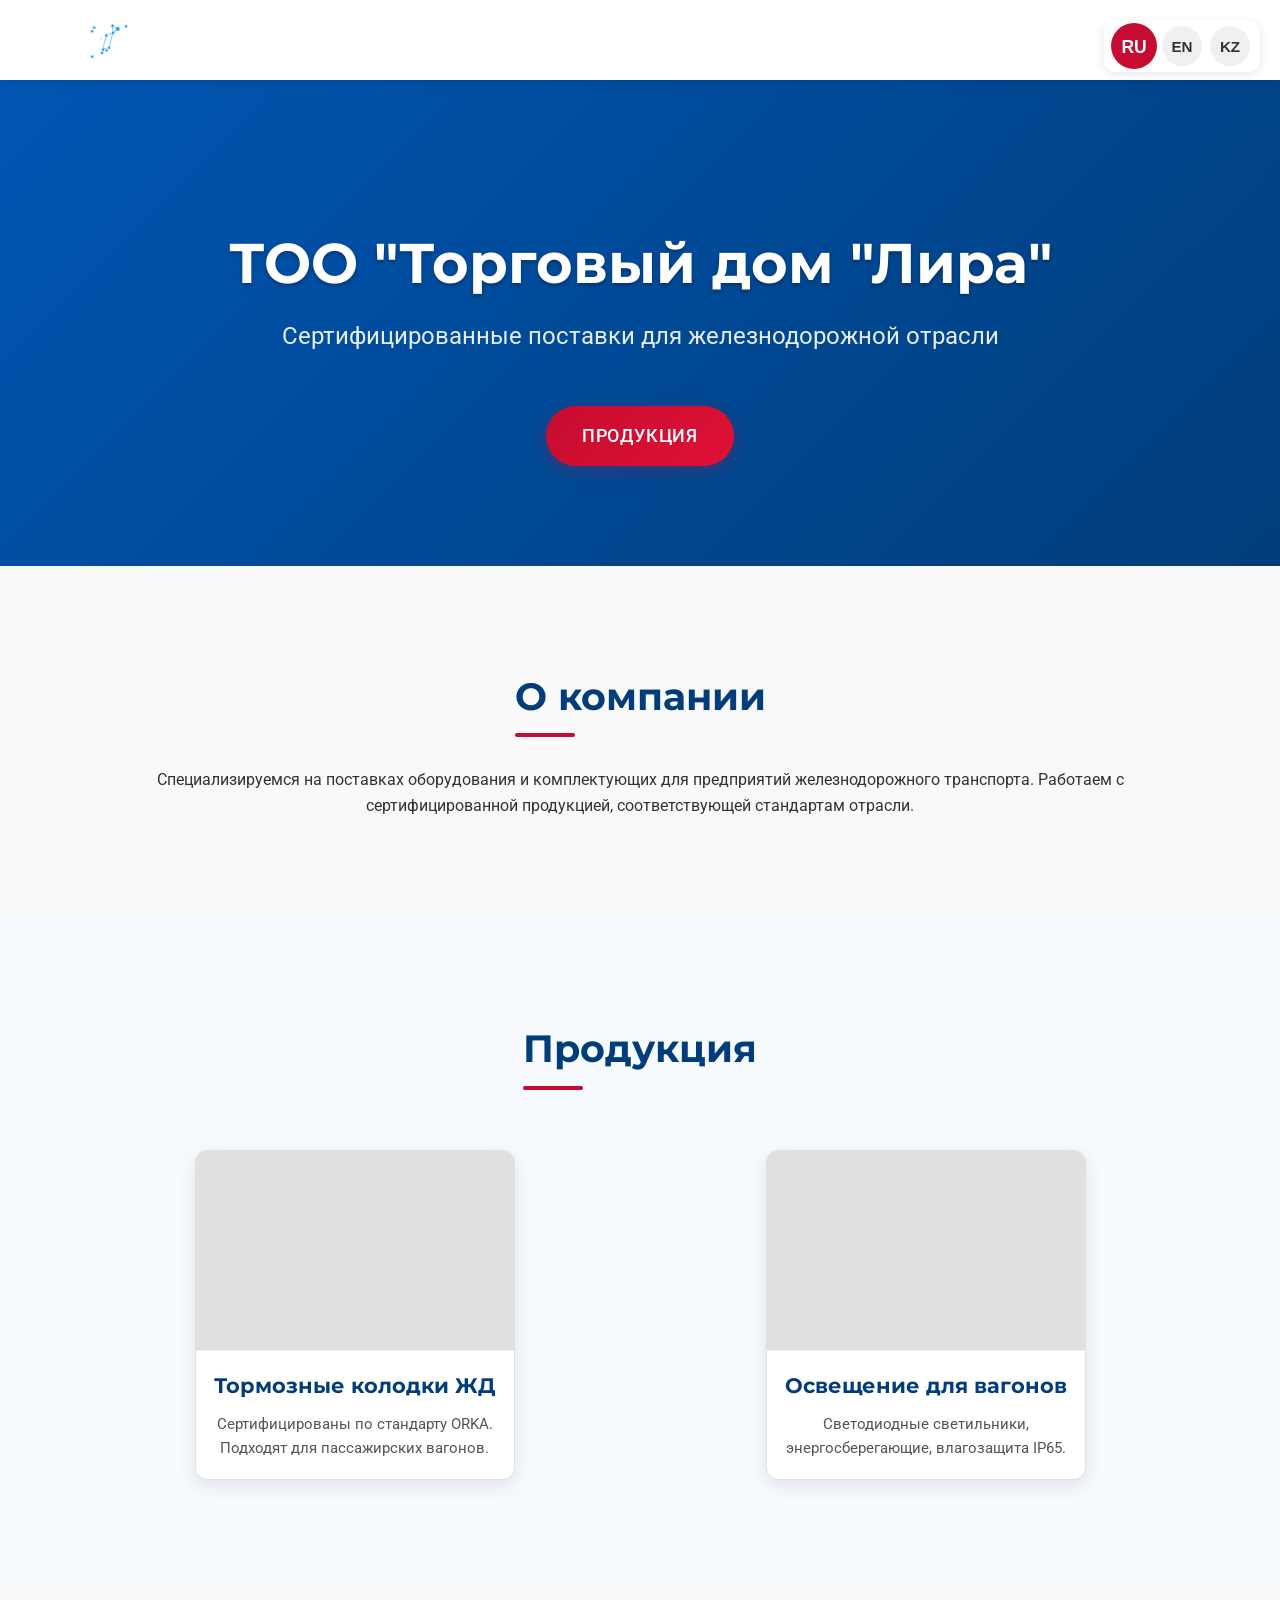
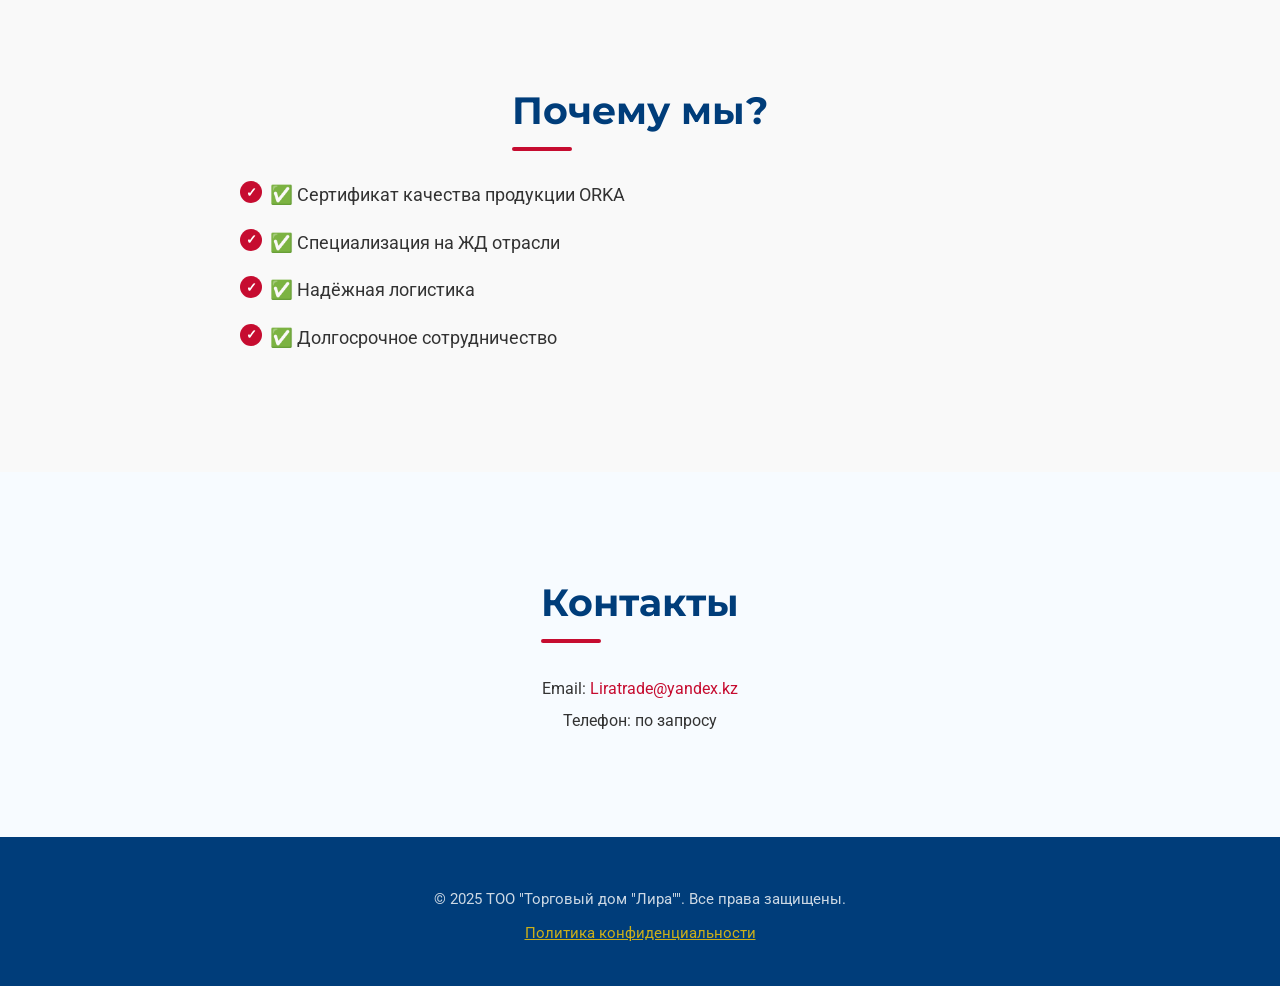
<file: index.html>
<!DOCTYPE html>
<html lang="ru" data-lang="ru">
<head>
  <meta charset="UTF-8" />
  <meta name="viewport" content="width=device-width, initial-scale=1.0"/>
  <title>ТОО "Торговый дом "Лира"</title>
  <link rel="stylesheet" href="styles.css" />
  <link href="https://fonts.googleapis.com/css2?family=Roboto:wght@300;400;500;700&family=Montserrat:wght@600;700&display=swap" rel="stylesheet"/>
</head>
<body>
  <!-- Переключатель языков -->
  <div class="lang-switcher">
    <button class="lang-btn active" data-lang="ru">RU</button>
    <button class="lang-btn" data-lang="en">EN</button>
    <button class="lang-btn" data-lang="kz">KZ</button>
  </div>

  <!-- Шапка с бургером -->
  <header class="header">
    <div class="container">
      <div class="logo">
        <img src="logo.png" alt="ТОО Торговый дом Лира" style="height: 50px;">
      </div>

      <!-- Бургер-иконка -->
      <div class="burger" onclick="toggleMenu()">
        <span></span>
        <span></span>
        <span></span>
      </div>

      <!-- Навигация -->
      <nav class="nav" id="mainNav">
        <a href="#about" data-tr="menu-about">О нас</a>
        <a href="#products" data-tr="menu-products">Продукция</a>
        <a href="#advantages" data-tr="menu-advantages">Преимущества</a>
        <a href="#contacts" data-tr="menu-contacts">Контакты</a>
      </nav>
    </div>
  </header>

  <!-- Герой-блок -->
  <section class="hero">
    <div class="container">
      <h1 data-tr="hero-title">ТОО "Торговый дом "Лира"</h1>
      <p class="subtitle" data-tr="hero-subtitle">Сертифицированные поставки для железнодорожной отрасли</p>
      <a href="#products" class="btn-primary" data-tr="hero-button">Продукция</a>
    </div>
  </section>

  <!-- О компании -->
  <section id="about" class="section">
    <div class="container">
      <h2 data-tr="about-title">О компании</h2>
      <p data-tr="about-text">
        Специализируемся на поставках оборудования и комплектующих для предприятий железнодорожного транспорта. Работаем с сертифицированной продукцией, соответствующей стандартам отрасли.
      </p>
    </div>
  </section>

  <!-- Продукция -->
  <section id="products" class="section bg-light">
    <div class="container">
      <h2 data-tr="products-title">Продукция</h2>
      <div class="products-grid" id="products-list">
        <!-- Загружается из products.json -->
      </div>
    </div>
  </section>

  <!-- Преимущества -->
  <section id="advantages" class="section">
    <div class="container">
      <h2 data-tr="advantages-title">Почему мы?</h2>
      <ul class="advantages-list">
        <li data-tr="advantage-1">✅ Сертификат качества продукции ORKA</li>
        <li data-tr="advantage-2">✅ Специализация на ЖД отрасли</li>
        <li data-tr="advantage-3">✅ Надёжная логистика</li>
        <li data-tr="advantage-4">✅ Долгосрочное сотрудничество</li>
      </ul>
    </div>
  </section>

  <!-- Контакты -->
  <section id="contacts" class="section bg-light">
    <div class="container">
      <h2 data-tr="contacts-title">Контакты</h2>
      <address>
        Email: <a href="mailto:Liratrade@yandex.kz">Liratrade@yandex.kz</a><br>
        <span data-tr="contacts-phone">Телефон: по запросу</span>
      </address>
    </div>
  </section>

  <!-- Футер -->
  <footer class="footer">
    <div class="container">
      <p>&copy; <span data-tr="footer-year">2025</span> ТОО "Торговый дом "Лира"". Все права защищены.</p>
      <p><a href="privacy.html" target="_blank" data-tr="footer-privacy">Политика конфиденциальности</a></p>
    </div>
  </footer>

  <!-- Скрипты -->
  <script src="script.js"></script>
  <script src="i18n.js"></script>
</body>
</html>
</file>
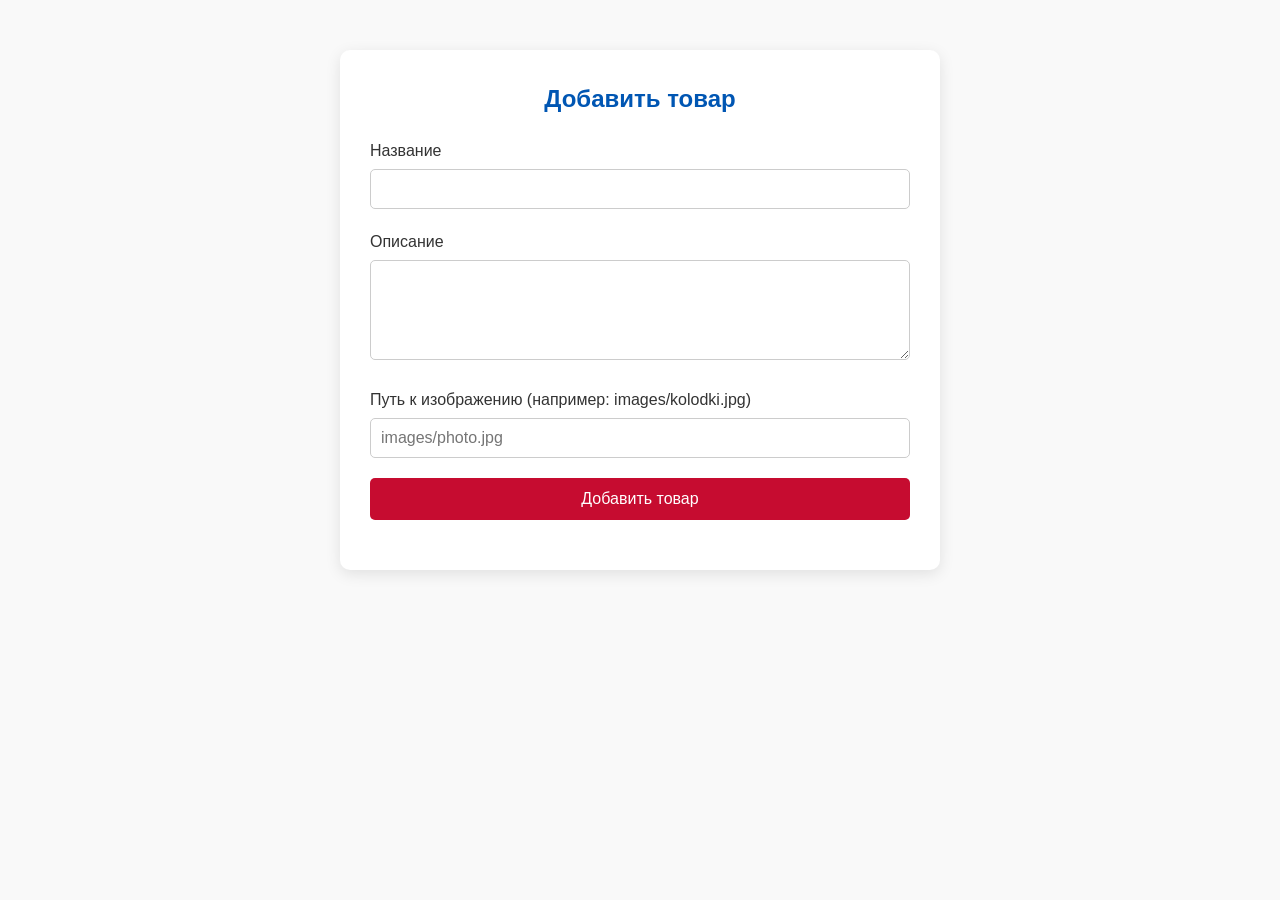
<file: admin.html>
<!DOCTYPE html>
<html lang="ru">
<head>
  <meta charset="UTF-8" />
  <title>Админка — Торговый дом "Лира"</title>
  <link rel="stylesheet" href="styles.css" />
  <style>
    .admin-form {
      max-width: 600px;
      margin: 50px auto;
      padding: 30px;
      background: white;
      border-radius: 10px;
      box-shadow: 0 4px 15px rgba(0,0,0,0.1);
    }
    .admin-form h2 {
      text-align: center;
      color: #0056b3;
      margin-bottom: 20px;
    }
    .form-group {
      margin-bottom: 20px;
    }
    .form-group label {
      display: block;
      margin-bottom: 5px;
      font-weight: 500;
    }
    .form-group input, .form-group textarea {
      width: 100%;
      padding: 10px;
      border: 1px solid #ccc;
      border-radius: 5px;
      font-size: 1rem;
    }
    .form-group textarea {
      height: 100px;
    }
    .btn-submit {
      background: #c60c30;
      color: white;
      border: none;
      padding: 12px 25px;
      font-size: 1rem;
      cursor: pointer;
      border-radius: 5px;
      display: block;
      width: 100%;
    }
    .btn-submit:hover {
      background: #a00a27;
    }
    .message {
      margin-top: 20px;
      text-align: center;
      font-weight: 500;
    }
    .success { color: green; }
    .error { color: red; }
  </style>
</head>
<body>
  <div class="container">
    <div class="admin-form">
      <h2>Добавить товар</h2>
      <form id="productForm">
        <div class="form-group">
          <label>Название</label>
          <input type="text" id="name" required />
        </div>
        <div class="form-group">
          <label>Описание</label>
          <textarea id="description" required></textarea>
        </div>
        <div class="form-group">
          <label>Путь к изображению (например: images/kolodki.jpg)</label>
          <input type="text" id="image" placeholder="images/photo.jpg" />
        </div>
        <button type="submit" class="btn-submit">Добавить товар</button>
      </form>
      <div id="message" class="message"></div>
    </div>
  </div>

  <script>
    document.getElementById('productForm').onsubmit = async (e) => {
      e.preventDefault();
      const name = document.getElementById('name').value;
      const description = document.getElementById('description').value;
      const image = document.getElementById('image').value || 'https://via.placeholder.com/300x200?text=Товар';

      const newProduct = { name, description, image };

      alert('Товар готов к добавлению! Скопируйте этот JSON и вставьте в файл products.json:\\n\\n' + JSON.stringify(newProduct, null, 2));

      document.getElementById('message').innerHTML = '✅ Готово! Вставьте объект в products.json';
      document.getElementById('message').className = 'message success';

      document.getElementById('productForm').reset();
    };
  </script>
</body>
</html>
</file>
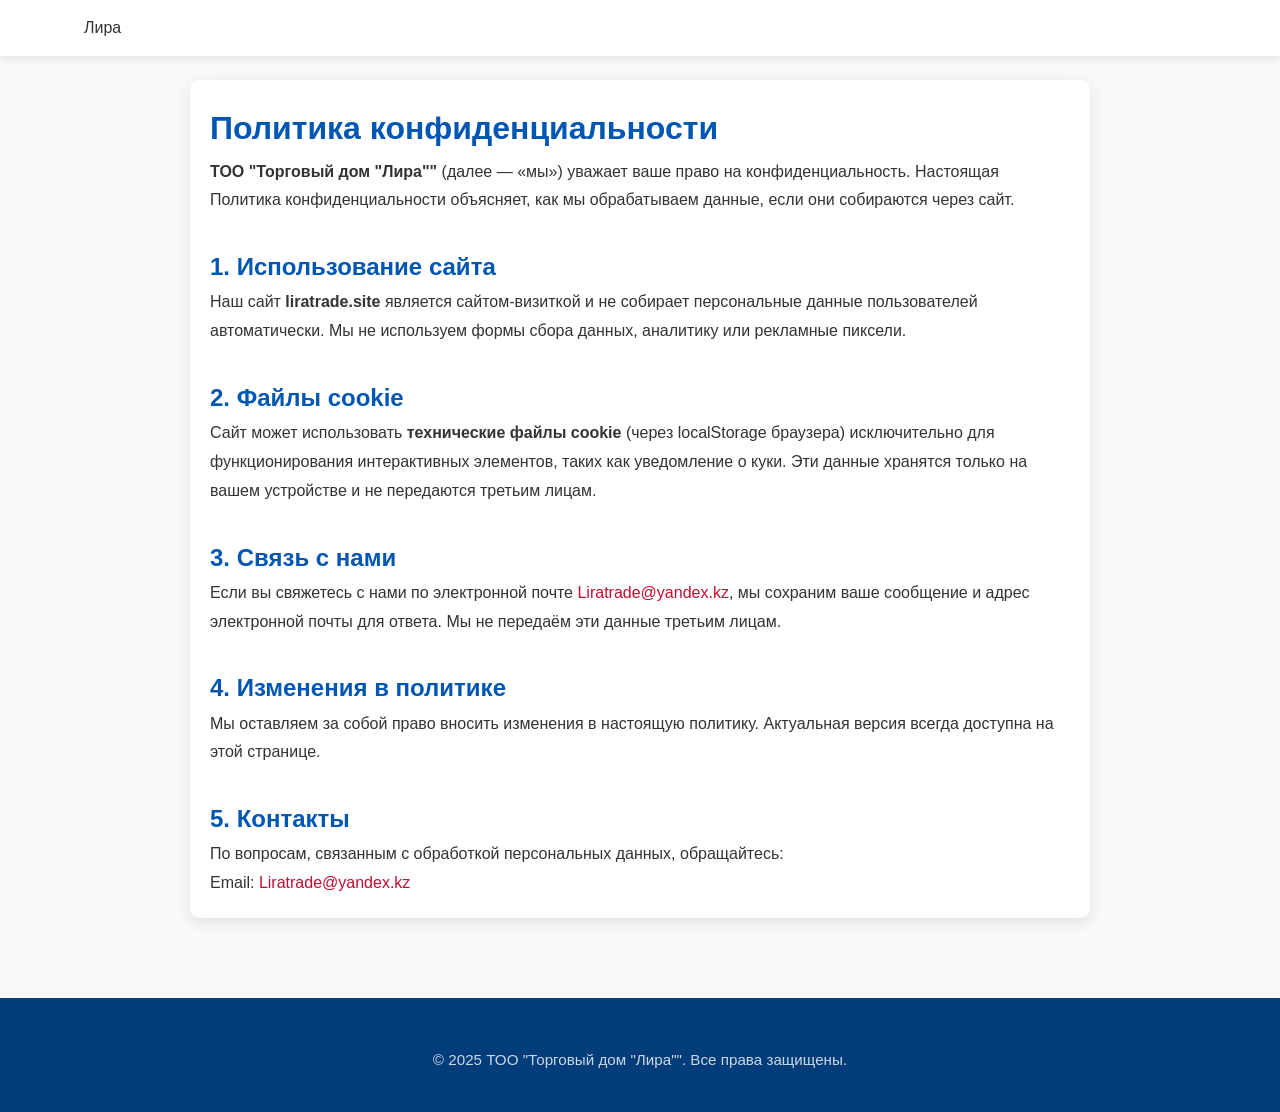
<file: privacy.html>
<!DOCTYPE html>
<html lang="ru">
<head>
  <meta charset="UTF-8" />
  <meta name="viewport" content="width=device-width, initial-scale=1.0"/>
  <title>Политика конфиденциальности — Торговый дом "Лира"</title>
  <link rel="stylesheet" href="styles.css" />
  <style>
    .privacy-content {
      max-width: 900px;
      margin: 80px auto;
      padding: 20px;
      background: white;
      border-radius: 10px;
      box-shadow: 0 4px 15px rgba(0,0,0,0.1);
      line-height: 1.8;
    }
    .privacy-content h1, .privacy-content h2 {
      color: #0056b3;
    }
    .privacy-content h2 {
      margin-top: 30px;
    }
    .privacy-content a {
      color: #c60c30;
      text-decoration: none;
    }
    .privacy-content a:hover {
      text-decoration: underline;
    }
  </style>
</head>
<body>
  <!-- Шапка -->
  <header class="header">
    <div class="container">
      <div class="logo">Лира</div>
      <nav class="nav">
        <a href="index.html">На главную</a>
      </nav>
    </div>
  </header>

  <!-- Контент -->
  <div class="privacy-content">
    <h1>Политика конфиденциальности</h1>
    <p><strong>ТОО "Торговый дом "Лира""</strong> (далее — «мы») уважает ваше право на конфиденциальность. Настоящая Политика конфиденциальности объясняет, как мы обрабатываем данные, если они собираются через сайт.</p>

    <h2>1. Использование сайта</h2>
    <p>Наш сайт <strong>liratrade.site</strong> является сайтом-визиткой и не собирает персональные данные пользователей автоматически. Мы не используем формы сбора данных, аналитику или рекламные пиксели.</p>

    <h2>2. Файлы cookie</h2>
    <p>Сайт может использовать <strong>технические файлы cookie</strong> (через localStorage браузера) исключительно для функционирования интерактивных элементов, таких как уведомление о куки. Эти данные хранятся только на вашем устройстве и не передаются третьим лицам.</p>

    <h2>3. Связь с нами</h2>
    <p>Если вы свяжетесь с нами по электронной почте <a href="mailto:Liratrade@yandex.kz">Liratrade@yandex.kz</a>, мы сохраним ваше сообщение и адрес электронной почты для ответа. Мы не передаём эти данные третьим лицам.</p>

    <h2>4. Изменения в политике</h2>
    <p>Мы оставляем за собой право вносить изменения в настоящую политику. Актуальная версия всегда доступна на этой странице.</p>

    <h2>5. Контакты</h2>
    <p>По вопросам, связанным с обработкой персональных данных, обращайтесь:<br>
    Email: <a href="mailto:Liratrade@yandex.kz">Liratrade@yandex.kz</a></p>
  </div>

  <!-- Футер -->
  <footer class="footer">
    <div class="container">
      <p>&copy; 2025 ТОО "Торговый дом "Лира"". Все права защищены.</p>
    </div>
  </footer>
</body>
</html>
</file>
<file: styles.css>
* {
  margin: 0;
  padding: 0;
  box-sizing: border-box;
}

body {
  font-family: 'Roboto', sans-serif;
  line-height: 1.6;
  color: #333;
  background-color: #f9f9f9;
}

.container {
  width: 90%;
  max-width: 1200px;
  margin: 0 auto;
  padding: 0 20px;
}

/* === Переключатель языков === */
.lang-switcher {
  position: fixed;
  top: 20px;
  right: 20px;
  z-index: 1100;
  display: flex;
  gap: 8px;
  font-size: 0.9rem;
  background: rgba(255, 255, 255, 0.95);
  padding: 6px 10px;
  border-radius: 12px;
  box-shadow: 0 2px 10px rgba(0,0,0,0.1);
  backdrop-filter: blur(4px);
}

.lang-btn {
  width: 40px;
  height: 40px;
  border: none;
  background: #f0f0f0;
  color: #333;
  font-weight: 600;
  border-radius: 50%;
  cursor: pointer;
  transition: all 0.3s ease;
  font-size: 0.95rem;
}

.lang-btn:hover {
  background: #0056b3;
  color: white;
  transform: scale(1.1);
}

.lang-btn.active {
  background: #c60c30;
  color: white;
  transform: scale(1.15);
}

/* === Шапка === */
.header {
  background: white;
  box-shadow: 0 2px 10px rgba(0,0,0,0.1);
  position: fixed;
  width: 100%;
  top: 0;
  z-index: 1000;
}

.header .container {
  display: flex;
  justify-content: space-between;
  align-items: center;
  padding: 15px 20px;
}

/* === Логотип === */
.logo {
  display: flex;
  align-items: center;
}

.logo img {
  height: 50px;
  max-width: 200px;
  transition: transform 0.3s ease;
}

.logo img:hover {
  transform: scale(1.05);
}

/* === Навигация (всегда скрыта, появляется при клике) === */
.nav {
  position: absolute;
  top: 100%;
  left: 0;
  width: 100%;
  background: white;
  box-shadow: 0 10px 20px rgba(0,0,0,0.1);
  flex-direction: column;
  max-height: 0;
  overflow: hidden;
  transition: max-height 0.4s ease;
  z-index: 1000;
}

.nav.show {
  max-height: 500px;
  padding: 20px 0;
}

.nav a {
  margin: 10px 0;
  text-align: center;
  font-size: 1.1rem;
  color: #333;
  text-decoration: none;
  font-weight: 500;
}

.nav a:hover {
  color: #c60c30;
}

/* === Бургер-меню (всегда видимый) === */
.burger {
  display: flex;
  flex-direction: column;
  justify-content: space-between;
  width: 30px;
  height: 21px;
  cursor: pointer;
  z-index: 1100;
}

.burger span {
  display: block;
  height: 3px;
  width: 100%;
  background: #0056b3;
  border-radius: 2px;
  transition: all 0.3s ease;
}

.burger.active span:nth-child(1) {
  transform: rotate(45deg) translate(5px, 5px);
}

.burger.active span:nth-child(2) {
  opacity: 0;
}

.burger.active span:nth-child(3) {
  transform: rotate(-45deg) translate(7px, -6px);
}

/* === Герой-блок === */
.hero {
  background: linear-gradient(135deg, #0056b3 0%, #003d7a 100%);
  color: white;
  text-align: center;
  padding: 160px 20px 100px;
  margin-top: 70px;
  position: relative;
  overflow: hidden;
}

.hero::before {
  content: '';
  position: absolute;
  top: 0;
  left: 0;
  width: 100%;
  height: 100%;
  background: url('https://via.placeholder.com/1920x600?text=') no-repeat center center;
  background-size: cover;
  opacity: 0.1;
  z-index: 0;
}

.hero > .container {
  position: relative;
  z-index: 1;
}

.hero h1 {
  font-family: 'Montserrat', sans-serif;
  font-size: 3.5rem;
  font-weight: 700;
  line-height: 1.2;
  margin-bottom: 20px;
  text-shadow: 0 2px 4px rgba(0,0,0,0.3);
}

.subtitle {
  font-size: 1.5rem;
  opacity: 0.9;
  margin-bottom: 30px;
}

/* === Кнопка === */
.btn-primary {
  display: inline-block;
  background: linear-gradient(135deg, #c60c30 0%, #e01136 100%);
  color: white;
  padding: 16px 36px;
  border-radius: 30px;
  text-decoration: none;
  font-weight: 500;
  font-size: 1.1rem;
  margin-top: 20px;
  transition: transform 0.3s, box-shadow 0.3s;
  box-shadow: 0 4px 15px rgba(198, 12, 48, 0.3);
  text-transform: uppercase;
  letter-spacing: 0.8px;
}

.btn-primary:hover {
  transform: translateY(-3px);
  box-shadow: 0 6px 20px rgba(198, 12, 48, 0.4);
}

/* === Секции === */
.section {
  padding: 100px 0;
  text-align: center;
}

.section h2 {
  font-family: 'Montserrat', sans-serif;
  font-size: 2.4rem;
  color: #003d7a;
  margin-bottom: 40px;
  position: relative;
  display: inline-block;
}

.section h2::after {
  content: '';
  position: absolute;
  bottom: -10px;
  left: 0;
  width: 60px;
  height: 4px;
  background: #c60c30;
  border-radius: 2px;
}

.bg-light {
  background-color: #f7fbff;
}

/* === Продукция === */
.products-grid {
  display: grid;
  grid-template-columns: repeat(auto-fit, minmax(280px, 1fr));
  gap: 30px;
  margin-top: 30px;
  justify-items: center;
}

.product-card {
  background: white;
  border-radius: 12px;
  overflow: hidden;
  box-shadow: 0 6px 20px rgba(0,0,0,0.1);
  transition: all 0.3s ease;
  border: 1px solid #e0e0e0;
  width: 100%;
  max-width: 320px;
}

.product-card:hover {
  transform: translateY(-10px);
  box-shadow: 0 12px 30px rgba(0,0,0,0.15);
  border-color: #c60c30;
}

.product-image {
  height: 200px;
  background: #e0e0e0;
  display: flex;
  align-items: center;
  justify-content: center;
  color: #888;
  font-style: italic;
  background-size: cover;
  background-position: center;
  border-bottom: 1px solid #eee;
}

.product-card h3 {
  padding: 18px 15px 10px;
  font-size: 1.3rem;
  color: #003d7a;
  font-family: 'Montserrat', sans-serif;
}

.product-card p {
  padding: 0 15px 18px;
  font-size: 0.95rem;
  color: #555;
}

/* === Преимущества === */
.advantages-list {
  max-width: 800px;
  margin: 0 auto;
  text-align: left;
  list-style: none;
}

.advantages-list li {
  font-size: 1.15rem;
  margin-bottom: 20px;
  padding-left: 30px;
  position: relative;
  line-height: 1.5;
}

.advantages-list li::before {
  content: '✓';
  position: absolute;
  left: 0;
  top: 0;
  background: #c60c30;
  color: white;
  width: 22px;
  height: 22px;
  border-radius: 50%;
  display: flex;
  align-items: center;
  justify-content: center;
  font-size: 0.8rem;
  font-weight: bold;
}

/* === Контакты === */
#contacts address {
  font-style: normal;
  color: #333;
  line-height: 2;
}

#contacts a {
  color: #c60c30;
  text-decoration: none;
}

#contacts a:hover {
  text-decoration: underline;
}

/* === Футер === */
.footer {
  background: #003d7a;
  color: white;
  text-align: center;
  padding: 40px 0 30px;
}

.footer p {
  font-size: 0.95rem;
  opacity: 0.8;
  margin: 10px 0;
}

.footer a {
  color: #ffcc00;
  text-decoration: underline;
}

.footer a:hover {
  color: #ffd633;
}

/* === Мобильная адаптация === */
@media (max-width: 768px) {
  .hero h1 {
    font-size: 2.5rem;
  }

  .subtitle {
    font-size: 1.2rem;
  }

  .section {
    padding: 60px 0;
  }

  .section h2 {
    font-size: 2rem;
  }
}
</file>
